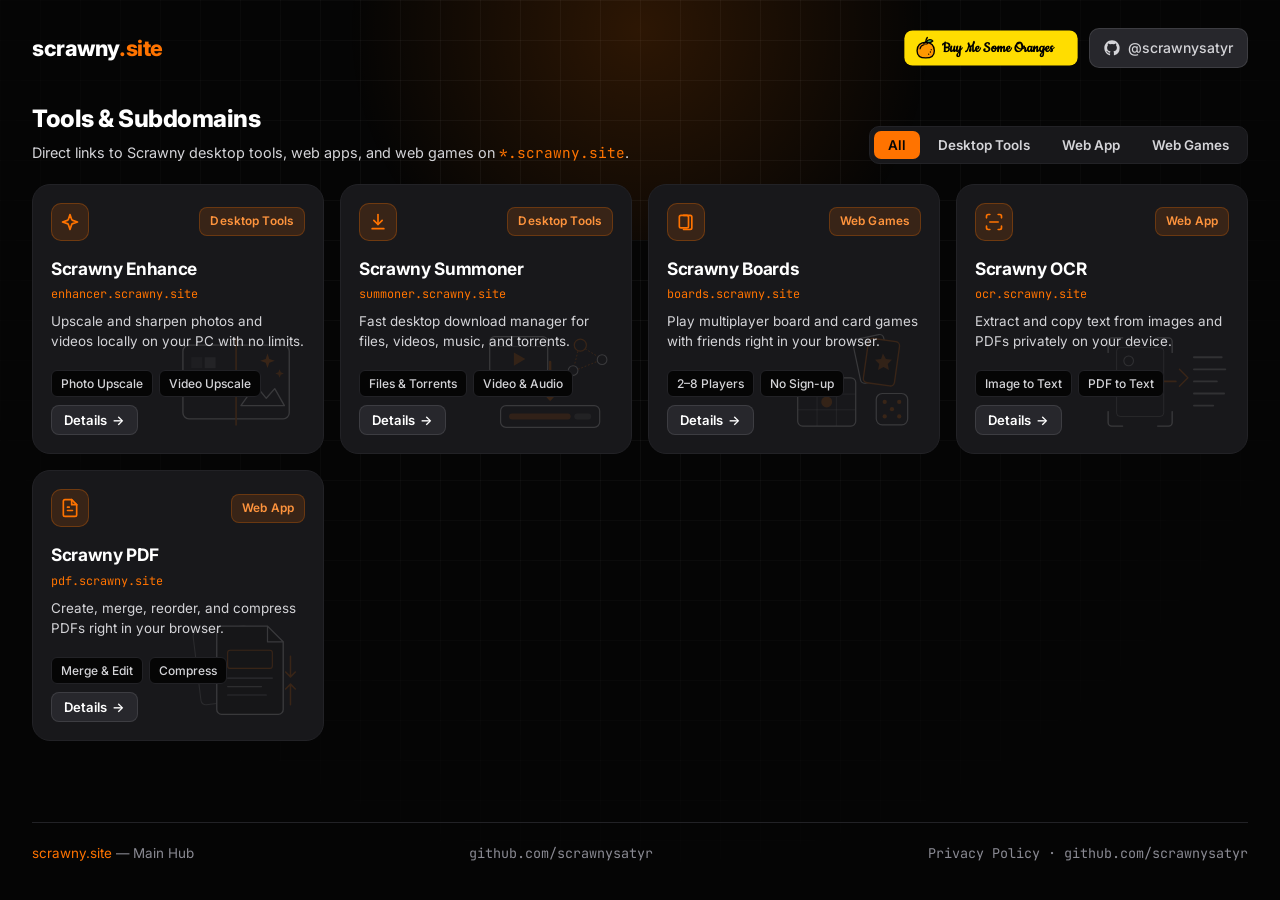
<file: index.html>
<!doctype html>
<html lang="en">
  <head>
    <meta charset="UTF-8" />
    <meta name="viewport" content="width=device-width, initial-scale=1.0" />
    <title>Scrawny — Tools &amp; Subdomains</title>
    <meta
      name="description"
      content="Scrawny's personal hub — open-source desktop tools, P2P web apps, and scrawny.site subdomains."
    />
    <link rel="canonical" href="https://scrawny.site/" />
    <meta property="og:type" content="website" />
    <meta property="og:url" content="https://scrawny.site/" />
    <meta property="og:title" content="Scrawny — Tools &amp; Subdomains" />
    <meta
      property="og:description"
      content="Scrawny's personal hub — open-source desktop tools, P2P web apps, and scrawny.site subdomains."
    />
    <meta name="theme-color" content="#050505" />
    <link
      rel="icon"
      type="image/svg+xml"
      href="data:image/svg+xml,<svg xmlns='http://www.w3.org/2000/svg' viewBox='0 0 64 64'><rect width='64' height='64' rx='14' fill='%23050505'/><text x='50%25' y='55%25' dominant-baseline='middle' text-anchor='middle' font-family='sans-serif' font-weight='900' font-size='34' fill='%23ff7300'>S<tspan fill='%23ffffff'>.</tspan></text></svg>"
    />
    <link rel="preconnect" href="https://fonts.googleapis.com" />
    <link rel="preconnect" href="https://fonts.gstatic.com" crossorigin />
    <link
      href="https://fonts.googleapis.com/css2?family=Inter:wght@400;500;600;700;800&family=JetBrains+Mono:wght@400;500;600&display=swap"
      rel="stylesheet"
    />
    <link href="https://fonts.googleapis.com/css2?family=Cookie&display=swap" rel="stylesheet" />
    <link rel="stylesheet" href="./styles.css" />
    <script
      async
      src="https://pagead2.googlesyndication.com/pagead/js/adsbygoogle.js?client=ca-pub-6500933651501591"
      crossorigin="anonymous"
    ></script>
  </head>
  <body>
    <div class="bg-grid" aria-hidden="true"></div>
    <div class="bg-glow" aria-hidden="true"></div>

    <div class="site-layout">
      <div class="page-shell">
      <header class="topbar">
        <a class="brand" href="./">
          <span class="brand-name">scrawny<span class="accent">.site</span></span>
        </a>
        <nav class="topbar-links" aria-label="Profile links">
          <a
            href="https://www.buymeacoffee.com/scrawnysatyr"
            target="_blank"
            rel="noopener noreferrer"
            style="display: inline-flex; align-items: center; text-decoration: none; transition: transform 0.15s ease;"
            onmouseover="this.style.transform='scale(1.03)'"
            onmouseout="this.style.transform='scale(1)'"
          >
            <svg xmlns="http://www.w3.org/2000/svg" viewBox="0 0 260 56" width="176" height="38">
              <rect x="2" y="2" width="256" height="52" rx="12" fill="#FFDD00" />
              <g transform="translate(15, 9) scale(0.58)" fill="none">
                <path d="M33 17C38 10 47 10 50 15C45 20 37 20 33 17Z" fill="#4CAF50" stroke="#000000" stroke-width="3.5" stroke-linecap="round" stroke-linejoin="round" />
                <path d="M32 18C32 13 33.5 9 36 6" stroke="#000000" stroke-width="3.5" stroke-linecap="round" />
                <path d="M32 18C18.5 18 10 27 10 39.5C10 52 19.5 58 32 58C44.5 58 54 52 54 39.5C54 27 45.5 18 32 18Z" fill="#FF9800" stroke="#000000" stroke-width="3.5" stroke-linecap="round" stroke-linejoin="round" />
                <path d="M27 21C29.5 22.5 34.5 22.5 37 21" stroke="#000000" stroke-width="3" stroke-linecap="round" />
                <path d="M17.5 35C18.5 29 22.5 25.5 27.5 24.5" stroke="#000000" stroke-width="3" stroke-linecap="round" />
                <circle cx="44" cy="43" r="1.8" fill="#000000" />
                <circle cx="39.5" cy="48.5" r="1.6" fill="#000000" />
                <circle cx="46" cy="37" r="1.5" fill="#000000" />
              </g>
              <text x="58" y="34" font-family="'Cookie', cursive, sans-serif" font-size="23" font-weight="bold" fill="#000000">
                Buy Me Some Oranges
              </text>
            </svg>
          </a>
          <a
            class="topbar-link"
            href="https://github.com/scrawnysatyr"
            target="_blank"
            rel="noopener noreferrer"
          >
            <svg viewBox="0 0 24 24" width="16" height="16" fill="currentColor" aria-hidden="true">
              <path
                d="M12 .5C5.65.5.5 5.65.5 12c0 5.08 3.29 9.39 7.86 10.91.57.1.78-.25.78-.55 0-.27-.01-1.17-.02-2.12-3.2.7-3.88-1.36-3.88-1.36-.52-1.33-1.28-1.68-1.28-1.68-1.04-.71.08-.7.08-.7 1.15.08 1.76 1.18 1.76 1.18 1.03 1.76 2.69 1.25 3.35.96.1-.74.4-1.25.73-1.54-2.55-.29-5.24-1.28-5.24-5.69 0-1.26.45-2.29 1.18-3.09-.12-.29-.51-1.46.11-3.05 0 0 .97-.31 3.17 1.18a11.02 11.02 0 0 1 5.78 0c2.2-1.49 3.17-1.18 3.17-1.18.62 1.59.23 2.76.11 3.05.74.8 1.18 1.83 1.18 3.09 0 4.42-2.69 5.4-5.26 5.68.41.36.78 1.06.78 2.14 0 1.55-.01 2.8-.01 3.18 0 .31.21.66.79.55A11.51 11.51 0 0 0 23.5 12C23.5 5.65 18.35.5 12 .5Z"
              />
            </svg>
            <span>@scrawnysatyr</span>
          </a>
        </nav>
      </header>

      <main>
        <section class="directory-section" aria-labelledby="directory-heading">
          <div class="section-header">
            <div>
              <h1 id="directory-heading" style="font-size: 1.5rem; font-weight: 800; letter-spacing: -0.02em; color: #ffffff;">Tools &amp; Subdomains</h1>
              <p class="section-subtitle">Direct links to Scrawny desktop tools, web apps, and web games on <span class="mono accent">*.scrawny.site</span>.</p>
            </div>
            <div class="filter-bar" role="tablist" aria-label="Filter projects">
              <button class="filter-btn is-active" type="button" data-filter="all" role="tab" aria-selected="true">
                All
              </button>
              <button class="filter-btn" type="button" data-filter="desktop" role="tab" aria-selected="false">
                Desktop Tools
              </button>
              <button class="filter-btn" type="button" data-filter="webapp" role="tab" aria-selected="false">
                Web App
              </button>
              <button class="filter-btn" type="button" data-filter="webgames" role="tab" aria-selected="false">
                Web Games
              </button>
            </div>
          </div>

          <div class="cards-grid" id="cards-grid">
            <article
              class="project-card"
              data-category="desktop"
              data-tool="summoner"
              tabindex="0"
              role="link"
              aria-label="Open Scrawny Summoner"
            >
              <svg class="card-bg-svg" viewBox="0 0 240 190" fill="none" aria-hidden="true">
                <!-- Video/Stream window -->
                <rect x="26" y="20" width="96" height="62" rx="8" stroke="#ffffff" stroke-width="2" />
                <path d="M26 36h96" stroke="#ffffff" stroke-width="1.5" opacity="0.6" />
                <polygon points="66,46 66,68 85,57" fill="#ff7300" opacity="0.85" />
                <!-- P2P / Torrent nodes -->
                <circle cx="176" cy="34" r="10" stroke="#ff7300" stroke-width="2" />
                <circle cx="212" cy="58" r="8" stroke="#ffffff" stroke-width="1.8" />
                <circle cx="164" cy="76" r="8" stroke="#ffffff" stroke-width="1.8" />
                <path d="M184 40l21 13M172 44l-6 24M172 74l32-13" stroke="#ff7300" stroke-width="1.6" stroke-dasharray="3 3" />
                <!-- Summon download arrow -->
                <path d="M126 62v58" stroke="#ff7300" stroke-width="4" stroke-linecap="round" />
                <path d="M108 104l18 20 18-20" stroke="#ff7300" stroke-width="4" stroke-linecap="round" stroke-linejoin="round" />
                <!-- Download tray & progress bar -->
                <rect x="44" y="134" width="164" height="36" rx="9" stroke="#ffffff" stroke-width="2" />
                <rect x="58" y="147" width="102" height="10" rx="5" fill="#ff7300" opacity="0.75" />
                <rect x="166" y="147" width="28" height="10" rx="5" fill="#ffffff" opacity="0.3" />
              </svg>
              <div class="card-top">
                <div class="card-icon" aria-hidden="true">
                  <svg viewBox="0 0 24 24" width="20" height="20" fill="none" stroke="currentColor" stroke-width="2" stroke-linecap="round" stroke-linejoin="round">
                    <path d="M12 3v12" />
                    <path d="m7 10 5 5 5-5" />
                    <path d="M5 20h14" />
                  </svg>
                </div>
                <div class="card-badges">
                  <span class="badge badge-orange">Desktop Tools</span>
                </div>
              </div>

              <div class="card-content">
                <h3>Scrawny Summoner</h3>
                <p class="card-destination mono">summoner.scrawny.site</p>
                <p class="card-description">
                  Fast desktop download manager for files, videos, music, and torrents.
                </p>
              </div>

              <div class="card-footer">
                <ul class="tech-list" aria-label="Features">
                  <li>Files &amp; Torrents</li>
                  <li>Video &amp; Audio</li>
                </ul>
                <button class="card-cta" type="button" data-open-details>
                  Details <span aria-hidden="true">&rarr;</span>
                </button>
              </div>
            </article>

            <article
              class="project-card"
              data-category="webgames"
              data-tool="boards"
              tabindex="0"
              role="link"
              aria-label="Open Scrawny Boards"
            >
              <svg class="card-bg-svg" viewBox="0 0 240 190" fill="none" aria-hidden="true">
                <!-- Game board grid -->
                <rect x="26" y="88" width="96" height="80" rx="8" stroke="#ffffff" stroke-width="2" />
                <path d="M58 88v80M90 88v80M26 115h96M26 141h96" stroke="#ffffff" stroke-width="1.3" opacity="0.45" />
                <!-- Game piece / pawn -->
                <circle cx="74" cy="128" r="9" fill="#ff7300" opacity="0.85" />
                <circle cx="42" cy="102" r="7" stroke="#ffffff" stroke-width="2" />
                <!-- Fanned playing cards -->
                <rect x="116" y="26" width="52" height="74" rx="7" transform="rotate(-12 116 26)" stroke="#ffffff" stroke-width="2" fill="#0c0c0d" />
                <rect x="144" y="22" width="52" height="74" rx="7" transform="rotate(8 144 22)" stroke="#ff7300" stroke-width="2.2" fill="#0c0c0d" />
                <path d="M167 48l5 9 10 1-7 7 2 10-9-5-9 5 2-10-7-7 10-1z" fill="#ff7300" opacity="0.8" />
                <!-- Dice -->
                <rect x="156" y="114" width="52" height="52" rx="10" stroke="#ffffff" stroke-width="2" />
                <circle cx="170" cy="128" r="3.5" fill="#ff7300" />
                <circle cx="194" cy="128" r="3.5" fill="#ff7300" />
                <circle cx="182" cy="140" r="3.5" fill="#ff7300" />
                <circle cx="170" cy="152" r="3.5" fill="#ff7300" />
                <circle cx="194" cy="152" r="3.5" fill="#ff7300" />
              </svg>
              <div class="card-top">
                <div class="card-icon" aria-hidden="true">
                  <svg viewBox="0 0 24 24" width="20" height="20" fill="none" stroke="currentColor" stroke-width="2" stroke-linecap="round" stroke-linejoin="round">
                    <rect x="4" y="4" width="11" height="15" rx="2" />
                    <path d="M9 4h8a2 2 0 0 1 2 2v13a2 2 0 0 1-2 2H9" />
                  </svg>
                </div>
                <div class="card-badges">
                  <span class="badge badge-orange">Web Games</span>
                </div>
              </div>

              <div class="card-content">
                <h3>Scrawny Boards</h3>
                <p class="card-destination mono">boards.scrawny.site</p>
                <p class="card-description">
                  Play multiplayer board and card games with friends right in your browser.
                </p>
              </div>

              <div class="card-footer">
                <ul class="tech-list" aria-label="Features">
                  <li>2–8 Players</li>
                  <li>No Sign-up</li>
                </ul>
                <button class="card-cta" type="button" data-open-details>
                  Details <span aria-hidden="true">&rarr;</span>
                </button>
              </div>
            </article>

            <article
              class="project-card"
              data-category="webapp"
              data-tool="pdf"
              tabindex="0"
              role="link"
              aria-label="Open Scrawny PDF"
            >
              <svg class="card-bg-svg" viewBox="0 0 240 190" fill="none" aria-hidden="true">
                <!-- Back stacked page -->
                <rect x="44" y="34" width="92" height="122" rx="8" transform="rotate(-7 44 34)" stroke="#ffffff" stroke-width="1.8" opacity="0.55" />
                <!-- Front document page with folded corner -->
                <path d="M92 24h76l26 26v112a8 8 0 0 1-8 8H92a8 8 0 0 1-8-8V32a8 8 0 0 1 8-8z" stroke="#ffffff" stroke-width="2.2" fill="#0c0c0d" />
                <path d="M168 24v26h26" stroke="#ffffff" stroke-width="2" stroke-linejoin="round" />
                <!-- Page content preview -->
                <rect x="102" y="64" width="74" height="30" rx="4" stroke="#ff7300" stroke-width="1.8" />
                <path d="M102 110h74M102 124h56M102 138h64" stroke="#ffffff" stroke-width="2" stroke-linecap="round" opacity="0.65" />
                <!-- Reorder / Compress arrows -->
                <path d="M206 74v34M198 100l8 8 8-8" stroke="#ff7300" stroke-width="2.5" stroke-linecap="round" stroke-linejoin="round" />
                <path d="M206 154v-34M198 128l8-8 8 8" stroke="#ff7300" stroke-width="2.5" stroke-linecap="round" stroke-linejoin="round" />
              </svg>
              <div class="card-top">
                <div class="card-icon" aria-hidden="true">
                  <svg viewBox="0 0 24 24" width="20" height="20" fill="none" stroke="currentColor" stroke-width="2" stroke-linecap="round" stroke-linejoin="round">
                    <path d="M14 2H6a2 2 0 0 0-2 2v16a2 2 0 0 0 2 2h12a2 2 0 0 0 2-2V8z" />
                    <path d="M14 2v6h6" />
                    <path d="M9 15h6" />
                    <path d="M9 11h2" />
                  </svg>
                </div>
                <div class="card-badges">
                  <span class="badge badge-orange">Web App</span>
                </div>
              </div>

              <div class="card-content">
                <h3>Scrawny PDF</h3>
                <p class="card-destination mono">pdf.scrawny.site</p>
                <p class="card-description">
                  Create, merge, reorder, and compress PDFs right in your browser.
                </p>
              </div>

              <div class="card-footer">
                <ul class="tech-list" aria-label="Features">
                  <li>Merge &amp; Edit</li>
                  <li>Compress</li>
                </ul>
                <button class="card-cta" type="button" data-open-details>
                  Details <span aria-hidden="true">&rarr;</span>
                </button>
              </div>
            </article>

            <article
              class="project-card"
              data-category="webapp"
              data-tool="ocr"
              tabindex="0"
              role="link"
              aria-label="Open Scrawny OCR"
            >
              <svg class="card-bg-svg" viewBox="0 0 240 190" fill="none" aria-hidden="true">
                <!-- Scanner frame corners -->
                <path d="M30 46V28a6 6 0 0 1 6-6h18M112 22h18a6 6 0 0 1 6 6v18M136 144v18a6 6 0 0 1-6 6h-18M54 168H36a6 6 0 0 1-6-6v-18" stroke="#ffffff" stroke-width="2.2" stroke-linecap="round" />
                <!-- Image landscape inside scanner -->
                <rect x="44" y="38" width="78" height="114" rx="6" stroke="#ffffff" stroke-width="1.6" opacity="0.5" />
                <circle cx="64" cy="60" r="8" stroke="#ffffff" stroke-width="1.8" opacity="0.7" />
                <path d="M48 112l22-24 18 18 14-14 16 20" stroke="#ffffff" stroke-width="2" stroke-linecap="round" stroke-linejoin="round" opacity="0.7" />
                <!-- Laser scan line -->
                <path d="M24 94h118" stroke="#ff7300" stroke-width="3" stroke-linecap="round" />
                <!-- Extracted text output lines -->
                <path d="M148 74l14 14-14 14" stroke="#ff7300" stroke-width="2.2" stroke-linecap="round" stroke-linejoin="round" />
                <path d="M172 54h46M172 74h52M172 94h38M172 114h50M172 134h32" stroke="#ffffff" stroke-width="3" stroke-linecap="round" opacity="0.75" />
              </svg>
              <div class="card-top">
                <div class="card-icon" aria-hidden="true">
                  <svg viewBox="0 0 24 24" width="20" height="20" fill="none" stroke="currentColor" stroke-width="2" stroke-linecap="round" stroke-linejoin="round">
                    <path d="M3 7V5a2 2 0 0 1 2-2h2" />
                    <path d="M17 3h2a2 2 0 0 1 2 2v2" />
                    <path d="M21 17v2a2 2 0 0 1-2 2h-2" />
                    <path d="M7 21H5a2 2 0 0 1-2-2v-2" />
                    <path d="M7 12h10" />
                  </svg>
                </div>
                <div class="card-badges">
                  <span class="badge badge-orange">Web App</span>
                </div>
              </div>

              <div class="card-content">
                <h3>Scrawny OCR</h3>
                <p class="card-destination mono">ocr.scrawny.site</p>
                <p class="card-description">
                  Extract and copy text from images and PDFs privately on your device.
                </p>
              </div>

              <div class="card-footer">
                <ul class="tech-list" aria-label="Features">
                  <li>Image to Text</li>
                  <li>PDF to Text</li>
                </ul>
                <button class="card-cta" type="button" data-open-details>
                  Details <span aria-hidden="true">&rarr;</span>
                </button>
              </div>
            </article>

            <article
              class="project-card"
              data-category="desktop"
              data-tool="enhance"
              tabindex="0"
              role="link"
              aria-label="Open Scrawny Enhance"
            >
              <svg class="card-bg-svg" viewBox="0 0 240 190" fill="none" aria-hidden="true">
                <!-- Split before/after image & video frame -->
                <rect x="28" y="34" width="176" height="122" rx="10" stroke="#ffffff" stroke-width="2.2" />
                <!-- Left pixelated low-res grid -->
                <rect x="42" y="54" width="18" height="18" fill="#ffffff" opacity="0.2" />
                <rect x="64" y="54" width="18" height="18" fill="#ffffff" opacity="0.35" />
                <rect x="42" y="76" width="18" height="18" fill="#ffffff" opacity="0.35" />
                <rect x="64" y="76" width="18" height="18" fill="#ffffff" opacity="0.18" />
                <rect x="42" y="98" width="18" height="18" fill="#ffffff" opacity="0.25" />
                <rect x="64" y="98" width="18" height="18" fill="#ffffff" opacity="0.4" />
                <!-- Center enhancement divider -->
                <path d="M116 24v142" stroke="#ff7300" stroke-width="2.5" stroke-linecap="round" />
                <circle cx="116" cy="95" r="10" fill="#0c0c0d" stroke="#ff7300" stroke-width="2.2" />
                <path d="M112 95h8M116 91v8" stroke="#ff7300" stroke-width="2" stroke-linecap="round" />
                <!-- Right crisp high-res mountain + AI sparkles -->
                <path d="M124 134l24-34 18 22 14-16 16 28z" stroke="#ffffff" stroke-width="2.2" stroke-linejoin="round" />
                <path d="M168 48l3 9 9 3-9 3-3 9-3-9-9-3 9-3z" fill="#ff7300" />
                <path d="M188 74l2 5 5 2-5 2-2 5-2-5-5-2 5-2z" fill="#ff7300" opacity="0.85" />
              </svg>
              <div class="card-top">
                <div class="card-icon" aria-hidden="true">
                  <svg viewBox="0 0 24 24" width="20" height="20" fill="none" stroke="currentColor" stroke-width="2" stroke-linecap="round" stroke-linejoin="round">
                    <path d="m12 3-1.9 5.8a2 2 0 0 1-1.3 1.3L3 12l5.8 1.9a2 2 0 0 1 1.3 1.3L12 21l1.9-5.8a2 2 0 0 1 1.3-1.3L21 12l-5.8-1.9a2 2 0 0 1-1.3-1.3Z" />
                  </svg>
                </div>
                <div class="card-badges">
                  <span class="badge badge-orange">Desktop Tools</span>
                </div>
              </div>

              <div class="card-content">
                <h3>Scrawny Enhance</h3>
                <p class="card-destination mono">enhancer.scrawny.site</p>
                <p class="card-description">
                  Upscale and sharpen photos and videos locally on your PC with no limits.
                </p>
              </div>

              <div class="card-footer">
                <ul class="tech-list" aria-label="Features">
                  <li>Photo Upscale</li>
                  <li>Video Upscale</li>
                </ul>
                <button class="card-cta" type="button" data-open-details>
                  Details <span aria-hidden="true">&rarr;</span>
                </button>
              </div>
            </article>
          </div>
        </section>
      </main>

      <footer class="site-footer">
        <span><span class="accent">scrawny.site</span> &mdash; Main Hub</span>
        <span class="mono">github.com/scrawnysatyr</span>
        <span class="mono">
          <a href="./privacy.html" style="color: inherit; text-decoration: none;">Privacy Policy</a>
          &middot; github.com/scrawnysatyr
        </span>
      </footer>
      </div>
    </div>

    <div class="tool-modal" id="tool-modal" hidden aria-hidden="true" role="dialog" aria-modal="true" aria-labelledby="modal-title">
      <div class="tool-modal-backdrop" data-modal-close></div>
      <div class="tool-modal-panel">
        <header class="modal-topbar">
          <div class="modal-badges">
            <div class="card-icon" id="modal-icon" aria-hidden="true"></div>
            <span class="badge badge-orange" id="modal-category"></span>
            <span class="badge badge-live">Live</span>
          </div>
          <button class="modal-close" type="button" data-modal-close aria-label="Close modal">
            <svg viewBox="0 0 24 24" width="20" height="20" fill="none" stroke="currentColor" stroke-width="2.2" stroke-linecap="round">
              <path d="M18 6 6 18M6 6l12 12" />
            </svg>
          </button>
        </header>

        <div class="modal-body">
          <div class="modal-info">
            <h2 id="modal-title"></h2>
            <p class="modal-url mono" id="modal-url"></p>
            <p class="modal-description" id="modal-description"></p>
            <ul class="modal-features" id="modal-features"></ul>
            <ul class="tech-list" id="modal-tech" aria-label="Technologies"></ul>
          </div>
          <div class="modal-visual" id="modal-visual" aria-hidden="true"></div>
        </div>

        <footer class="modal-footer">
          <button class="modal-btn-secondary" type="button" data-modal-close>Close</button>
          <a class="modal-btn-primary" id="modal-visit" href="#" target="_blank" rel="noopener noreferrer">
            Open Landing Page <span aria-hidden="true">&nearr;</span>
          </a>
        </footer>
      </div>
    </div>

    <script src="./script.js"></script>
  </body>
</html>
</file>
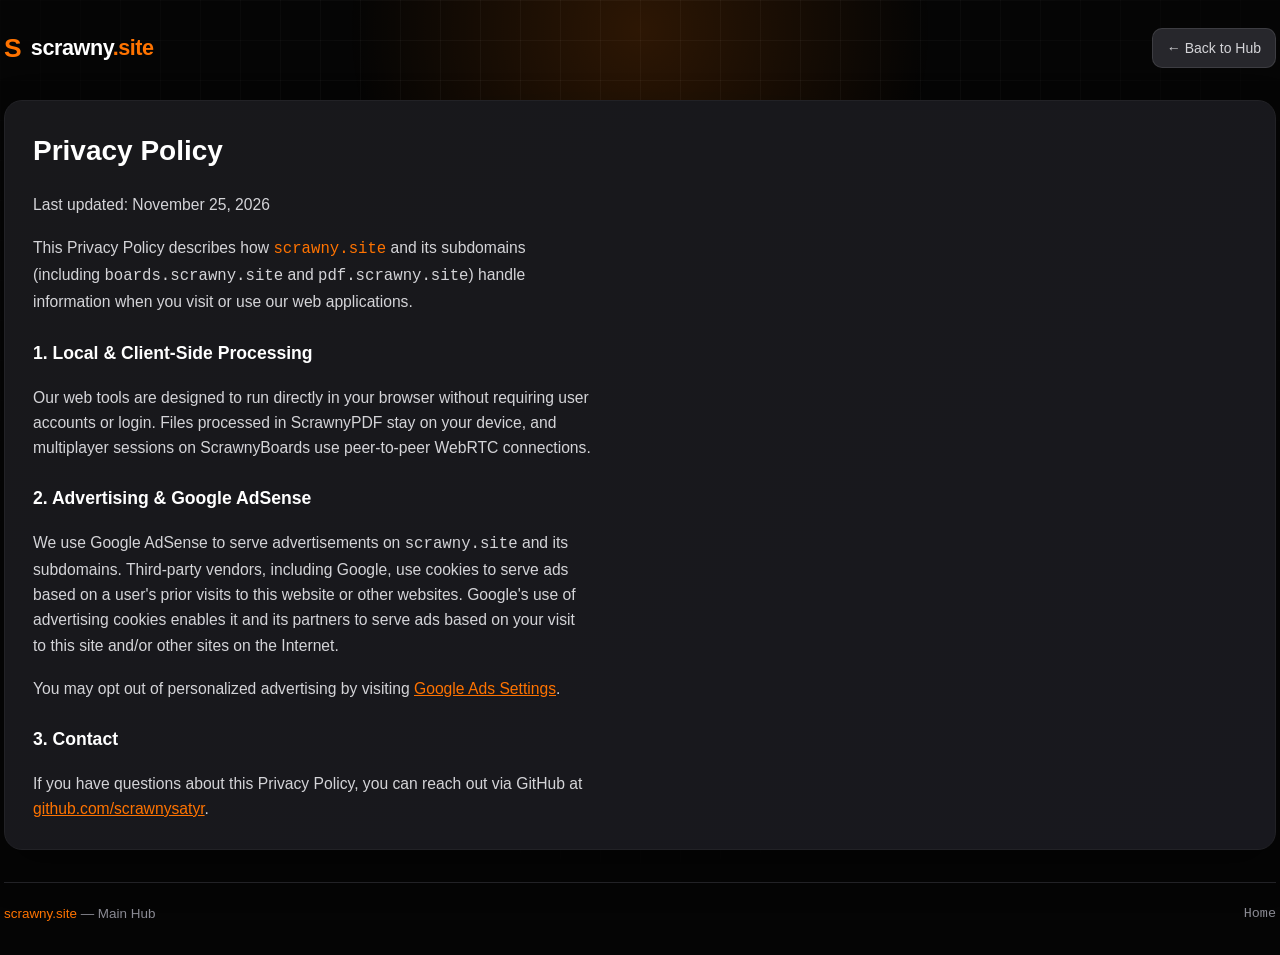
<file: privacy.html>
<!doctype html>
<html lang="en">
  <head>
    <meta charset="UTF-8" />
    <meta name="viewport" content="width=device-width, initial-scale=1.0" />
    <title>Privacy Policy — scrawny.site</title>
    <meta name="description" content="Privacy Policy for scrawny.site and its subdomains including boards.scrawny.site and pdf.scrawny.site." />
    <meta name="theme-color" content="#141418" />
    <link rel="stylesheet" href="./styles.css" />
    <script
      async
      src="https://pagead2.googlesyndication.com/pagead/js/adsbygoogle.js?client=ca-pub-6500933651501591"
      crossorigin="anonymous"
    ></script>
  </head>
  <body>
    <div class="bg-grid" aria-hidden="true"></div>
    <div class="bg-glow" aria-hidden="true"></div>

    <div class="page-shell">
      <header class="topbar">
        <a class="brand" href="./">
          <span class="brand-mark" aria-hidden="true">S</span>
          <span class="brand-name">scrawny<span class="accent">.site</span></span>
        </a>
        <nav class="topbar-links" aria-label="Back to hub">
          <a class="topbar-link" href="./">&larr; Back to Hub</a>
        </nav>
      </header>

      <main>
        <section class="profile-card" style="flex-direction: column; gap: 18px;">
          <h1 style="font-size: 1.75rem; font-weight: 800; color: #fff;">Privacy Policy</h1>
          <p class="profile-bio">
            Last updated: November 25, 2026
          </p>
          <p class="profile-bio">
            This Privacy Policy describes how <span class="mono accent">scrawny.site</span> and its
            subdomains (including <span class="mono">boards.scrawny.site</span> and
            <span class="mono">pdf.scrawny.site</span>) handle information when you visit or use
            our web applications.
          </p>
          <h2 style="font-size: 1.1rem; color: #fff; margin-top: 6px;">1. Local &amp; Client-Side Processing</h2>
          <p class="profile-bio">
            Our web tools are designed to run directly in your browser without requiring user
            accounts or login. Files processed in ScrawnyPDF stay on your device, and multiplayer
            sessions on ScrawnyBoards use peer-to-peer WebRTC connections.
          </p>
          <h2 style="font-size: 1.1rem; color: #fff; margin-top: 6px;">2. Advertising &amp; Google AdSense</h2>
          <p class="profile-bio">
            We use Google AdSense to serve advertisements on <span class="mono">scrawny.site</span>
            and its subdomains. Third-party vendors, including Google, use cookies to serve ads
            based on a user's prior visits to this website or other websites. Google's use of
            advertising cookies enables it and its partners to serve ads based on your visit to
            this site and/or other sites on the Internet.
          </p>
          <p class="profile-bio">
            You may opt out of personalized advertising by visiting
            <a class="accent" href="https://www.google.com/settings/ads" target="_blank" rel="noopener noreferrer">Google Ads Settings</a>.
          </p>
          <h2 style="font-size: 1.1rem; color: #fff; margin-top: 6px;">3. Contact</h2>
          <p class="profile-bio">
            If you have questions about this Privacy Policy, you can reach out via GitHub at
            <a class="accent" href="https://github.com/scrawnysatyr" target="_blank" rel="noopener noreferrer">github.com/scrawnysatyr</a>.
          </p>
        </section>
      </main>

      <footer class="site-footer">
        <span><span class="accent">scrawny.site</span> &mdash; Main Hub</span>
        <span class="mono"><a href="./" style="color: inherit; text-decoration: none;">Home</a></span>
      </footer>
    </div>
  </body>
</html>
</file>
<file: styles.css>
:root {
  --bg: #050505;
  --bg-elevated: #18181b;
  --bg-hover: #27272c;
  --border: #222226;
  --border-hover: #ff7300;
  --text: #ffffff;
  --text-muted: #d4d4d8;
  --text-dim: #8a8a93;
  --accent: #ff7300;
  --accent-soft: rgba(255, 115, 0, 0.14);
  --accent-glow: rgba(255, 115, 0, 0.25);
  --white-soft: rgba(255, 255, 255, 0.06);
  --radius-lg: 18px;
  --radius-md: 12px;
  --radius-sm: 8px;
  --font-sans: "Inter", -apple-system, BlinkMacSystemFont, "Segoe UI", sans-serif;
  --font-mono: "JetBrains Mono", ui-monospace, SFMono-Regular, Menlo, monospace;
}

*,
*::before,
*::after {
  box-sizing: border-box;
  margin: 0;
  padding: 0;
}

html {
  color-scheme: dark;
  scroll-behavior: smooth;
}

body {
  min-height: 100vh;
  background-color: var(--bg);
  color: var(--text);
  font-family: var(--font-sans);
  line-height: 1.6;
  -webkit-font-smoothing: antialiased;
  position: relative;
  overflow-x: hidden;
}

.bg-grid {
  position: fixed;
  inset: 0;
  background-image:
    linear-gradient(to right, rgba(255, 255, 255, 0.04) 1px, transparent 1px),
    linear-gradient(to bottom, rgba(255, 255, 255, 0.04) 1px, transparent 1px);
  background-size: 40px 40px;
  mask-image: radial-gradient(circle at 50% 20%, black 20%, transparent 80%);
  pointer-events: none;
  z-index: 0;
}

.bg-glow {
  position: fixed;
  top: -180px;
  left: 50%;
  transform: translateX(-50%);
  width: 720px;
  height: 420px;
  background: radial-gradient(circle, rgba(255, 115, 0, 0.16) 0%, transparent 70%);
  pointer-events: none;
  z-index: 0;
}

.site-layout {
  position: relative;
  z-index: 1;
  display: flex;
  justify-content: center;
  align-items: flex-start;
  width: 100%;
  max-width: 1680px;
  margin: 0 auto;
  padding: 0 28px;
}

.page-shell {
  position: relative;
  z-index: 1;
  flex: 1;
  max-width: 100%;
  min-width: 0;
  min-height: 100vh;
  margin: 0;
  padding: 28px 4px 36px;
  display: flex;
  flex-direction: column;
  gap: 32px;
}

.accent {
  color: var(--accent);
}

.mono {
  font-family: var(--font-mono);
}

/* Topbar */
.topbar {
  display: flex;
  align-items: center;
  justify-content: space-between;
  gap: 16px;
}

.brand {
  display: inline-flex;
  align-items: center;
  gap: 10px;
  text-decoration: none;
  color: var(--text);
  font-weight: 700;
  font-size: 1.05rem;
  letter-spacing: -0.02em;
}

.brand-mark {
  display: inline-flex;
  align-items: baseline;
  color: var(--accent);
  font-weight: 900;
  font-size: 1.65rem;
  line-height: 1;
  letter-spacing: -0.03em;
}

.brand-dot {
  color: #ffffff;
}

.brand-name {
  font-size: 1.35rem;
  font-weight: 800;
  letter-spacing: -0.02em;
}

.topbar-links {
  display: flex;
  align-items: center;
  flex-wrap: wrap;
  gap: 10px;
}

.topbar-link {
  display: inline-flex;
  align-items: center;
  gap: 8px;
  padding: 8px 14px;
  border-radius: 10px;
  border: 1px solid rgba(255, 255, 255, 0.1);
  background: #27272c;
  color: var(--text-muted);
  text-decoration: none;
  font-size: 0.875rem;
  font-weight: 500;
  transition: border-color 0.2s ease, color 0.2s ease, background-color 0.2s ease, transform 0.2s ease;
}

.topbar-link:hover {
  color: var(--text);
  border-color: var(--accent);
  background: var(--bg-hover);
}

.topbar-orange {
  color: var(--text);
  font-weight: 600;
}

.topbar-orange svg {
  color: var(--accent);
}

.topbar-orange:hover {
  color: var(--text);
  border-color: var(--accent);
  background: var(--bg-hover);
}

main {
  flex: 1;
  display: flex;
  flex-direction: column;
  gap: 36px;
}

/* Profile Card */
.profile-card {
  display: flex;
  align-items: flex-start;
  gap: 24px;
  padding: 28px;
  border-radius: var(--radius-lg);
  background: linear-gradient(145deg, var(--bg-elevated), #18181e);
  border: 1px solid var(--border);
  box-shadow: 0 18px 40px rgba(0, 0, 0, 0.35);
}

.profile-avatar {
  flex-shrink: 0;
  width: 80px;
  height: 80px;
  border-radius: 20px;
  background: #141418;
  border: 1px solid var(--border);
  display: grid;
  place-items: center;
  box-shadow: inset 0 0 24px rgba(255, 115, 0, 0.08);
}

.profile-body {
  display: flex;
  flex-direction: column;
  gap: 12px;
  min-width: 0;
}

.profile-title-row {
  display: flex;
  flex-wrap: wrap;
  align-items: center;
  gap: 12px;
}

.profile-title-row h1 {
  font-size: clamp(1.75rem, 3vw, 2.25rem);
  font-weight: 800;
  letter-spacing: -0.03em;
  line-height: 1.1;
  color: #ffffff;
}

.status-pill {
  display: inline-flex;
  align-items: center;
  gap: 8px;
  padding: 5px 12px;
  border-radius: 8px;
  background: var(--accent-soft);
  border: 1px solid rgba(255, 115, 0, 0.3);
  color: #ff943d;
  font-size: 0.8rem;
  font-weight: 600;
}

.status-dot {
  width: 7px;
  height: 7px;
  border-radius: 50%;
  background: var(--accent);
  box-shadow: 0 0 8px var(--accent);
}

.profile-bio {
  color: var(--text-muted);
  font-size: 0.98rem;
  max-width: 64ch;
}

.profile-meta {
  display: flex;
  flex-wrap: wrap;
  gap: 10px;
  margin-top: 4px;
}

.meta-chip {
  display: inline-flex;
  align-items: center;
  gap: 6px;
  padding: 6px 12px;
  border-radius: var(--radius-sm);
  background: var(--white-soft);
  border: 1px solid var(--border);
  color: var(--text-muted);
  font-size: 0.82rem;
  font-weight: 500;
  text-decoration: none;
}

.meta-chip-primary {
  background: var(--accent);
  border-color: var(--accent);
  color: #141418;
  font-weight: 700;
  transition: background-color 0.2s ease, transform 0.2s ease;
}

.meta-chip-primary:hover {
  background: #ff851f;
  transform: translateY(-1px);
}

/* Directory Section */
.directory-section {
  display: flex;
  flex-direction: column;
  gap: 20px;
}

.section-header {
  display: flex;
  flex-wrap: wrap;
  align-items: flex-end;
  justify-content: space-between;
  gap: 16px;
}

.section-header h2 {
  font-size: 1.3rem;
  font-weight: 700;
  letter-spacing: -0.02em;
  color: #ffffff;
}

.section-subtitle {
  font-size: 0.9rem;
  color: var(--text-muted);
  margin-top: 2px;
}

.filter-bar {
  display: inline-flex;
  padding: 4px;
  border-radius: 10px;
  background: var(--bg-elevated);
  border: 1px solid var(--border);
  gap: 4px;
}

.filter-btn {
  appearance: none;
  border: none;
  background: transparent;
  color: var(--text-muted);
  font-family: var(--font-sans);
  font-size: 0.84rem;
  font-weight: 600;
  padding: 6px 14px;
  border-radius: 7px;
  cursor: pointer;
  transition: background-color 0.15s ease, color 0.15s ease;
}

.filter-btn:hover {
  color: var(--text);
}

.filter-btn.is-active {
  background: var(--accent);
  color: #050505;
}

/* Cards Grid */
.cards-grid {
  display: grid;
  grid-template-columns: repeat(4, minmax(0, 1fr));
  gap: 16px;
}

.project-card {
  position: relative;
  overflow: hidden;
  display: flex;
  flex-direction: column;
  justify-content: space-between;
  gap: 14px;
  padding: 18px;
  border-radius: var(--radius-lg);
  background: var(--bg-elevated);
  border: 1px solid var(--border);
  color: inherit;
  cursor: pointer;
  transition:
    transform 0.2s ease,
    border-color 0.2s ease,
    background-color 0.2s ease,
    box-shadow 0.2s ease;
}

.project-card:focus-visible {
  outline: 2px solid var(--accent);
  outline-offset: 2px;
}

.card-bg-svg {
  position: absolute;
  right: 12px;
  bottom: 12px;
  width: 145px;
  height: 118px;
  pointer-events: none;
  z-index: 0;
  opacity: 0.14;
  transition: opacity 0.25s ease, transform 0.25s ease;
}

.project-card:hover .card-bg-svg {
  opacity: 0.25;
  transform: scale(1.04) translate(-4px, -4px);
}

.card-top,
.card-content,
.card-footer {
  position: relative;
  z-index: 1;
}

.project-card:hover {
  transform: translateY(-3px);
  background: var(--bg-hover);
  border-color: var(--border-hover);
  box-shadow: 0 14px 32px rgba(0, 0, 0, 0.35), 0 0 0 1px rgba(255, 115, 0, 0.2);
}

.project-card.is-hidden {
  display: none;
}

.card-top {
  display: flex;
  align-items: center;
  justify-content: space-between;
  gap: 12px;
}

.card-icon {
  width: 38px;
  height: 38px;
  border-radius: 10px;
  background: var(--accent-soft);
  border: 1px solid rgba(255, 115, 0, 0.28);
  color: var(--accent);
  display: grid;
  place-items: center;
  flex-shrink: 0;
}

.card-badges {
  display: flex;
  align-items: center;
  gap: 8px;
}

.badge {
  padding: 4px 10px;
  border-radius: 8px;
  font-size: 0.74rem;
  font-weight: 600;
  letter-spacing: 0.01em;
}

.badge-orange {
  background: var(--accent-soft);
  color: #ff943d;
  border: 1px solid rgba(255, 115, 0, 0.25);
}

.badge-muted {
  background: var(--white-soft);
  color: var(--text-muted);
  border: 1px solid var(--border);
}

.badge-live {
  background: rgba(255, 255, 255, 0.08);
  color: #ffffff;
  border: 1px solid rgba(255, 255, 255, 0.16);
}

.card-content h3 {
  font-size: 1.08rem;
  font-weight: 700;
  color: #ffffff;
  letter-spacing: -0.02em;
}

.card-destination {
  margin-top: 3px;
  font-size: 0.74rem;
  color: var(--accent);
  word-break: break-all;
}

.card-description {
  margin-top: 8px;
  font-size: 0.84rem;
  line-height: 1.48;
  color: var(--text-muted);
}

.card-footer {
  display: flex;
  flex-wrap: wrap;
  align-items: center;
  justify-content: space-between;
  gap: 8px;
  padding-top: 4px;
}

.tech-list {
  display: flex;
  flex-wrap: wrap;
  gap: 6px;
  list-style: none;
}

.tech-list li {
  padding: 3px 9px;
  border-radius: 6px;
  background: #050505;
  border: 1px solid var(--border);
  color: var(--text-muted);
  font-size: 0.75rem;
  font-weight: 500;
}

.card-cta {
  appearance: none;
  padding: 6px 12px;
  border-radius: 8px;
  border: 1px solid rgba(255, 255, 255, 0.1);
  background: var(--bg-hover);
  font-family: var(--font-sans);
  font-size: 0.82rem;
  font-weight: 600;
  color: #ffffff;
  display: inline-flex;
  align-items: center;
  gap: 5px;
  cursor: pointer;
  transition: border-color 0.2s ease, color 0.2s ease, background-color 0.2s ease;
}

.card-cta:hover {
  border-color: var(--accent);
  background: var(--accent-soft);
  color: #ffffff;
}

/* Footer */
.site-footer {
  display: flex;
  flex-wrap: wrap;
  align-items: center;
  justify-content: space-between;
  gap: 12px;
  padding-top: 20px;
  border-top: 1px solid var(--border);
  color: var(--text-dim);
  font-size: 0.84rem;
}

/* Full-screen Tool Modal */
.tool-modal {
  position: fixed;
  inset: 0;
  z-index: 100;
  display: grid;
  place-items: center;
  padding: 20px;
}

.tool-modal[hidden] {
  display: none;
}

.tool-modal-backdrop {
  position: fixed;
  inset: 0;
  background: rgba(5, 5, 5, 0.55);
  backdrop-filter: blur(4px);
}

.tool-modal-panel {
  position: relative;
  z-index: 1;
  width: min(960px, 100%);
  max-height: 92vh;
  overflow-y: auto;
  display: flex;
  flex-direction: column;
  gap: 24px;
  padding: 28px;
  border-radius: 22px;
  background: var(--bg-elevated);
  border: 1px solid var(--border);
  box-shadow: 0 24px 64px rgba(0, 0, 0, 0.75), 0 0 0 1px rgba(255, 115, 0, 0.16);
}

.modal-topbar {
  display: flex;
  align-items: center;
  justify-content: space-between;
  gap: 12px;
}

.modal-badges {
  display: flex;
  align-items: center;
  gap: 10px;
}

.modal-close {
  appearance: none;
  width: 38px;
  height: 38px;
  border-radius: 10px;
  border: 1px solid rgba(255, 255, 255, 0.1);
  background: var(--bg-hover);
  color: var(--text-muted);
  display: grid;
  place-items: center;
  cursor: pointer;
  transition: border-color 0.2s ease, color 0.2s ease, background-color 0.2s ease;
}

.modal-close:hover {
  border-color: var(--accent);
  background: var(--accent-soft);
  color: #ffffff;
}

.modal-body {
  display: grid;
  grid-template-columns: 1.25fr 1fr;
  gap: 28px;
  align-items: center;
}

.modal-info {
  display: flex;
  flex-direction: column;
  gap: 14px;
}

.modal-info h2 {
  font-size: clamp(1.6rem, 3vw, 2.1rem);
  font-weight: 800;
  letter-spacing: -0.03em;
  color: #ffffff;
  line-height: 1.15;
}

.modal-url {
  font-size: 0.9rem;
  color: var(--accent);
}

.modal-description {
  font-size: 0.98rem;
  line-height: 1.65;
  color: var(--text-muted);
}

.modal-features {
  list-style: none;
  display: flex;
  flex-direction: column;
  gap: 8px;
  margin-top: 2px;
}

.modal-features li {
  position: relative;
  padding-left: 18px;
  font-size: 0.9rem;
  color: #ffffff;
}

.modal-features li::before {
  content: "";
  position: absolute;
  left: 0;
  top: 9px;
  width: 7px;
  height: 7px;
  border-radius: 50%;
  background: var(--accent);
}

.modal-visual {
  display: grid;
  place-items: center;
  padding: 28px;
  min-height: 240px;
  border-radius: var(--radius-lg);
  background: #050505;
  border: 1px solid var(--border);
}

.modal-visual svg {
  width: 100%;
  max-width: 260px;
  height: auto;
}

.modal-footer {
  display: flex;
  flex-wrap: wrap;
  align-items: center;
  justify-content: flex-end;
  gap: 12px;
  padding-top: 18px;
  border-top: 1px solid var(--border);
}

.modal-btn-secondary {
  appearance: none;
  padding: 10px 18px;
  border-radius: 10px;
  border: 1px solid rgba(255, 255, 255, 0.1);
  background: var(--bg-hover);
  color: #ffffff;
  font-family: var(--font-sans);
  font-size: 0.9rem;
  font-weight: 600;
  cursor: pointer;
  transition: border-color 0.2s ease, color 0.2s ease, background-color 0.2s ease;
}

.modal-btn-secondary:hover {
  border-color: rgba(255, 255, 255, 0.25);
  background: rgba(255, 255, 255, 0.14);
  color: #ffffff;
}

.modal-btn-primary {
  display: inline-flex;
  align-items: center;
  gap: 8px;
  padding: 10px 22px;
  border-radius: 10px;
  background: var(--accent);
  color: #050505;
  font-size: 0.92rem;
  font-weight: 700;
  text-decoration: none;
  transition: background-color 0.2s ease, transform 0.2s ease;
}

.modal-btn-primary:hover {
  background: #ff851f;
  transform: translateY(-1px);
}

@media (max-width: 1100px) {
  .cards-grid {
    grid-template-columns: repeat(2, minmax(0, 1fr));
  }
}

@media (max-width: 720px) {
  .profile-card {
    flex-direction: column;
    padding: 22px;
  }

  .cards-grid {
    grid-template-columns: 1fr;
  }

  .modal-body {
    grid-template-columns: 1fr;
  }

  .tool-modal-panel {
    padding: 20px;
  }
}

@media (prefers-reduced-motion: reduce) {
  *,
  *::before,
  *::after {
    transition: none !important;
    scroll-behavior: auto !important;
  }
}
</file>
